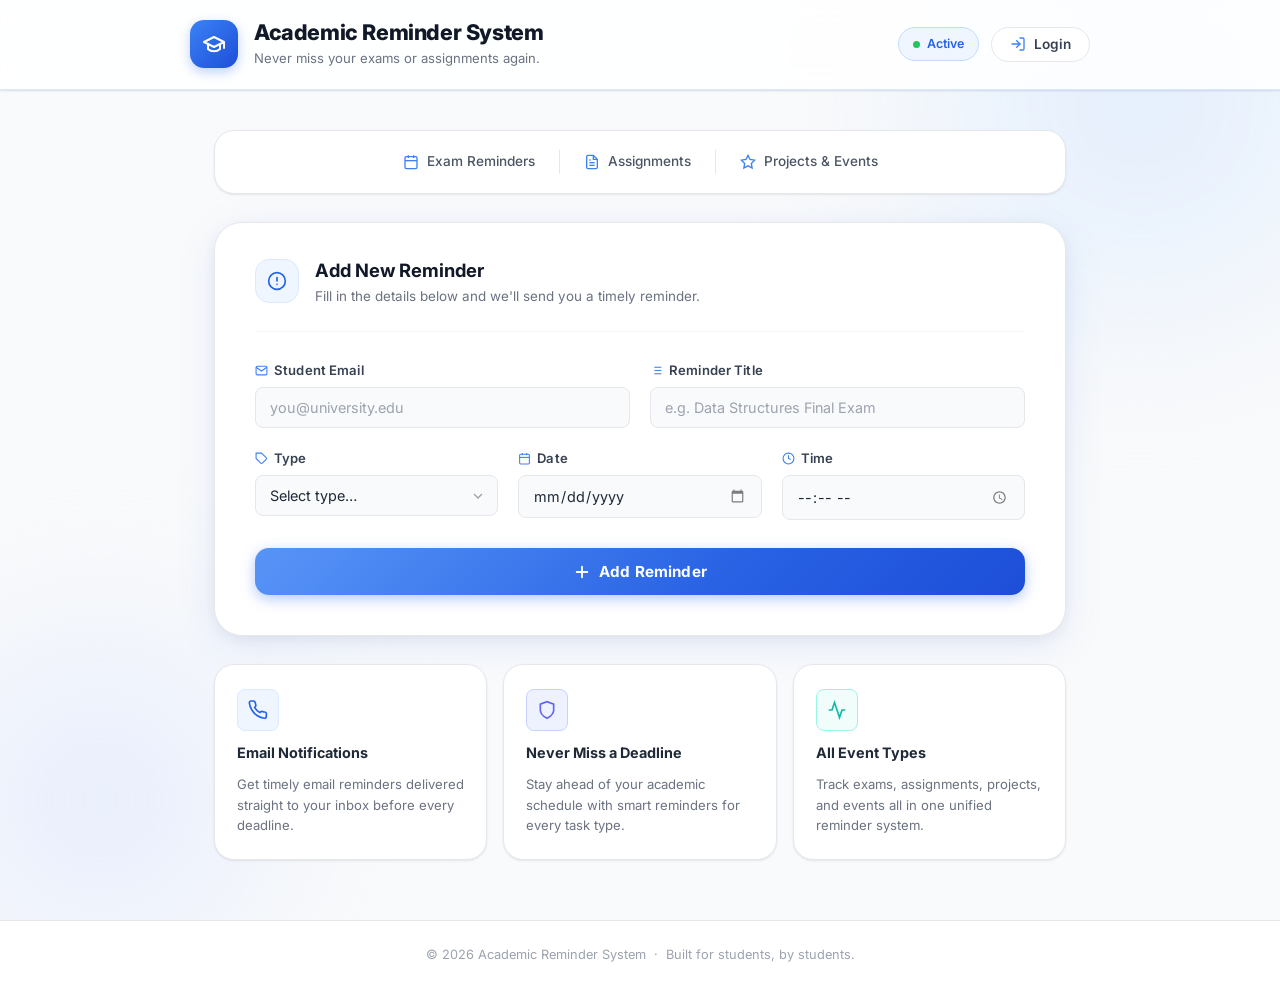
<file: academic-reminder-system/frontend/index.html>
<!DOCTYPE html>
<html lang="en">

<head>
  <meta charset="UTF-8" />
  <meta name="viewport" content="width=device-width, initial-scale=1.0" />
  <title>Academic Reminder System</title>
  <meta name="description"
    content="Academic Reminder System – Never miss your exams or assignments again. Add reminders for exams, assignments, projects, and events." />
  <link rel="preconnect" href="https://fonts.googleapis.com" />
  <link rel="preconnect" href="https://fonts.gstatic.com" crossorigin />
  <link href="https://fonts.googleapis.com/css2?family=Inter:wght@300;400;500;600;700;800&display=swap"
    rel="stylesheet" />
  <link rel="stylesheet" href="style.css" />
</head>

<body>

  <!-- Background decoration -->
  <div class="bg-blob blob-1"></div>
  <div class="bg-blob blob-2"></div>

  <!-- Header -->
  <header class="site-header">
    <div class="header-inner">
      <div class="logo-wrap">
        <div class="logo-icon">
          <svg xmlns="http://www.w3.org/2000/svg" viewBox="0 0 24 24" fill="none" stroke="currentColor" stroke-width="2"
            stroke-linecap="round" stroke-linejoin="round">
            <path d="M22 10v6M2 10l10-5 10 5-10 5z" />
            <path d="M6 12v5c3 3 9 3 12 0v-5" />
          </svg>
        </div>
        <div class="logo-text">
          <h1 class="site-title">Academic Reminder System</h1>
          <p class="site-subtitle">Never miss your exams or assignments again.</p>
        </div>
      </div>
      <div class="header-actions">
        <div class="header-badge">
          <span class="badge-dot"></span>
          <span>Active</span>
        </div>
        <a href="auth.html" class="btn-login">
          <svg xmlns="http://www.w3.org/2000/svg" width="16" height="16" viewBox="0 0 24 24" fill="none"
            stroke="currentColor" stroke-width="2" stroke-linecap="round" stroke-linejoin="round">
            <path d="M15 3h4a2 2 0 0 1 2 2v14a2 2 0 0 1-2 2h-4" />
            <polyline points="10 17 15 12 10 7" />
            <line x1="15" y1="12" x2="3" y2="12" />
          </svg>
          Login
        </a>
      </div>
    </div>
  </header>

  <!-- Main Content -->
  <main class="main-content">

    <!-- Stats Strip -->
    <div class="stats-strip">
      <div class="stat-item">
        <svg xmlns="http://www.w3.org/2000/svg" viewBox="0 0 24 24" fill="none" stroke="currentColor" stroke-width="2">
          <rect x="3" y="4" width="18" height="18" rx="2" ry="2" />
          <line x1="16" y1="2" x2="16" y2="6" />
          <line x1="8" y1="2" x2="8" y2="6" />
          <line x1="3" y1="10" x2="21" y2="10" />
        </svg>
        <span>Exam Reminders</span>
      </div>
      <div class="stat-divider"></div>
      <div class="stat-item">
        <svg xmlns="http://www.w3.org/2000/svg" viewBox="0 0 24 24" fill="none" stroke="currentColor" stroke-width="2">
          <path d="M14 2H6a2 2 0 0 0-2 2v16a2 2 0 0 0 2 2h12a2 2 0 0 0 2-2V8z" />
          <polyline points="14 2 14 8 20 8" />
          <line x1="16" y1="13" x2="8" y2="13" />
          <line x1="16" y1="17" x2="8" y2="17" />
          <polyline points="10 9 9 9 8 9" />
        </svg>
        <span>Assignments</span>
      </div>
      <div class="stat-divider"></div>
      <div class="stat-item">
        <svg xmlns="http://www.w3.org/2000/svg" viewBox="0 0 24 24" fill="none" stroke="currentColor" stroke-width="2">
          <polygon
            points="12 2 15.09 8.26 22 9.27 17 14.14 18.18 21.02 12 17.77 5.82 21.02 7 14.14 2 9.27 8.91 8.26 12 2" />
        </svg>
        <span>Projects & Events</span>
      </div>
    </div>

    <!-- Form Card -->
    <div class="card form-card">
      <div class="card-header">
        <div class="card-header-icon">
          <svg xmlns="http://www.w3.org/2000/svg" viewBox="0 0 24 24" fill="none" stroke="currentColor" stroke-width="2"
            stroke-linecap="round" stroke-linejoin="round">
            <circle cx="12" cy="12" r="10" />
            <line x1="12" y1="8" x2="12" y2="12" />
            <line x1="12" y1="16" x2="12.01" y2="16" />
          </svg>
        </div>
        <div>
          <h2 class="card-title">Add New Reminder</h2>
          <p class="card-desc">Fill in the details below and we'll send you a timely reminder.</p>
        </div>
      </div>

      <!-- Success Message -->
      <div class="success-banner" id="successBanner" aria-live="polite">
        <div class="success-icon">
          <svg xmlns="http://www.w3.org/2000/svg" viewBox="0 0 24 24" fill="none" stroke="currentColor"
            stroke-width="2.5" stroke-linecap="round" stroke-linejoin="round">
            <polyline points="20 6 9 17 4 12" />
          </svg>
        </div>
        <div class="success-text">
          <strong>Reminder Added Successfully!</strong>
          <span>You'll receive a notification before your deadline.</span>
        </div>
      </div>

      <!-- Form -->
      <form id="reminderForm" novalidate>

        <div class="form-row two-col">
          <!-- Student Email -->
          <div class="form-group">
            <label for="studentEmail" class="form-label">
              <svg xmlns="http://www.w3.org/2000/svg" viewBox="0 0 24 24" fill="none" stroke="currentColor"
                stroke-width="2">
                <path d="M4 4h16c1.1 0 2 .9 2 2v12c0 1.1-.9 2-2 2H4c-1.1 0-2-.9-2-2V6c0-1.1.9-2 2-2z" />
                <polyline points="22,6 12,13 2,6" />
              </svg>
              Student Email
            </label>
            <div class="input-wrap">
              <input type="email" id="studentEmail" name="studentEmail" class="form-input"
                placeholder="you@university.edu" required autocomplete="email" />
            </div>
            <span class="field-error" id="emailError">Please enter a valid email address.</span>
          </div>

          <!-- Title -->
          <div class="form-group">
            <label for="reminderTitle" class="form-label">
              <svg xmlns="http://www.w3.org/2000/svg" viewBox="0 0 24 24" fill="none" stroke="currentColor"
                stroke-width="2">
                <line x1="8" y1="6" x2="21" y2="6" />
                <line x1="8" y1="12" x2="21" y2="12" />
                <line x1="8" y1="18" x2="21" y2="18" />
                <line x1="3" y1="6" x2="3.01" y2="6" />
                <line x1="3" y1="12" x2="3.01" y2="12" />
                <line x1="3" y1="18" x2="3.01" y2="18" />
              </svg>
              Reminder Title
            </label>
            <div class="input-wrap">
              <input type="text" id="reminderTitle" name="reminderTitle" class="form-input"
                placeholder="e.g. Data Structures Final Exam" required />
            </div>
            <span class="field-error" id="titleError">Please enter a title.</span>
          </div>
        </div>

        <div class="form-row three-col">
          <!-- Type -->
          <div class="form-group">
            <label for="reminderType" class="form-label">
              <svg xmlns="http://www.w3.org/2000/svg" viewBox="0 0 24 24" fill="none" stroke="currentColor"
                stroke-width="2">
                <path d="M20.59 13.41l-7.17 7.17a2 2 0 0 1-2.83 0L2 12V2h10l8.59 8.59a2 2 0 0 1 0 2.82z" />
                <line x1="7" y1="7" x2="7.01" y2="7" />
              </svg>
              Type
            </label>
            <div class="input-wrap select-wrap">
              <select id="reminderType" name="reminderType" class="form-input form-select" required>
                <option value="" disabled selected>Select type…</option>
                <option value="Exam">📝 Exam</option>
                <option value="Assignment">📄 Assignment</option>
                <option value="Project">🚀 Project</option>
                <option value="Event">🎉 Event</option>
              </select>
              <svg class="select-arrow" xmlns="http://www.w3.org/2000/svg" viewBox="0 0 24 24" fill="none"
                stroke="currentColor" stroke-width="2">
                <polyline points="6 9 12 15 18 9" />
              </svg>
            </div>
            <span class="field-error" id="typeError">Please select a type.</span>
          </div>

          <!-- Date -->
          <div class="form-group">
            <label for="reminderDate" class="form-label">
              <svg xmlns="http://www.w3.org/2000/svg" viewBox="0 0 24 24" fill="none" stroke="currentColor"
                stroke-width="2">
                <rect x="3" y="4" width="18" height="18" rx="2" ry="2" />
                <line x1="16" y1="2" x2="16" y2="6" />
                <line x1="8" y1="2" x2="8" y2="6" />
                <line x1="3" y1="10" x2="21" y2="10" />
              </svg>
              Date
            </label>
            <div class="input-wrap">
              <input type="date" id="reminderDate" name="reminderDate" class="form-input" required />
            </div>
            <span class="field-error" id="dateError">Please select a date.</span>
          </div>

          <!-- Time -->
          <div class="form-group">
            <label for="reminderTime" class="form-label">
              <svg xmlns="http://www.w3.org/2000/svg" viewBox="0 0 24 24" fill="none" stroke="currentColor"
                stroke-width="2">
                <circle cx="12" cy="12" r="10" />
                <polyline points="12 6 12 12 16 14" />
              </svg>
              Time
            </label>
            <div class="input-wrap">
              <input type="time" id="reminderTime" name="reminderTime" class="form-input" required />
            </div>
            <span class="field-error" id="timeError">Please select a time.</span>
          </div>
        </div>

        <!-- Submit Button -->
        <button type="submit" class="btn-submit" id="submitBtn">
          <span class="btn-label">
            <svg xmlns="http://www.w3.org/2000/svg" viewBox="0 0 24 24" fill="none" stroke="currentColor"
              stroke-width="2.5" stroke-linecap="round" stroke-linejoin="round">
              <line x1="12" y1="5" x2="12" y2="19" />
              <line x1="5" y1="12" x2="19" y2="12" />
            </svg>
            Add Reminder
          </span>
          <span class="btn-spinner" id="btnSpinner" aria-hidden="true">
            <svg class="spinner-svg" xmlns="http://www.w3.org/2000/svg" viewBox="0 0 24 24" fill="none"
              stroke="currentColor" stroke-width="2.5">
              <path d="M12 2a10 10 0 1 0 10 10" stroke-linecap="round" />
            </svg>
            Sending…
          </span>
        </button>

      </form>
    </div>

    <!-- Info Cards -->
    <div class="info-grid">
      <div class="info-card">
        <div class="info-card-icon blue">
          <svg xmlns="http://www.w3.org/2000/svg" viewBox="0 0 24 24" fill="none" stroke="currentColor"
            stroke-width="2">
            <path
              d="M22 16.92v3a2 2 0 0 1-2.18 2 19.79 19.79 0 0 1-8.63-3.07A19.5 19.5 0 0 1 4.69 12 19.79 19.79 0 0 1 1.61 3.41 2 2 0 0 1 3.6 1.22h3a2 2 0 0 1 2 1.72c.127.96.361 1.903.7 2.81a2 2 0 0 1-.45 2.11L7.91 8.81a16 16 0 0 0 6.29 6.29l.95-.95a2 2 0 0 1 2.11-.45c.907.339 1.85.573 2.81.7A2 2 0 0 1 22 16.92z" />
          </svg>
        </div>
        <h3>Email Notifications</h3>
        <p>Get timely email reminders delivered straight to your inbox before every deadline.</p>
      </div>
      <div class="info-card">
        <div class="info-card-icon indigo">
          <svg xmlns="http://www.w3.org/2000/svg" viewBox="0 0 24 24" fill="none" stroke="currentColor"
            stroke-width="2">
            <path d="M12 22s8-4 8-10V5l-8-3-8 3v7c0 6 8 10 8 10z" />
          </svg>
        </div>
        <h3>Never Miss a Deadline</h3>
        <p>Stay ahead of your academic schedule with smart reminders for every task type.</p>
      </div>
      <div class="info-card">
        <div class="info-card-icon teal">
          <svg xmlns="http://www.w3.org/2000/svg" viewBox="0 0 24 24" fill="none" stroke="currentColor"
            stroke-width="2">
            <polyline points="22 12 18 12 15 21 9 3 6 12 2 12" />
          </svg>
        </div>
        <h3>All Event Types</h3>
        <p>Track exams, assignments, projects, and events all in one unified reminder system.</p>
      </div>
    </div>

  </main>

  <!-- Footer -->
  <footer class="site-footer">
    <p>© 2026 Academic Reminder System &nbsp;·&nbsp; Built for students, by students.</p>
  </footer>

  <script src="app.js"></script>
</body>

</html>
</file>
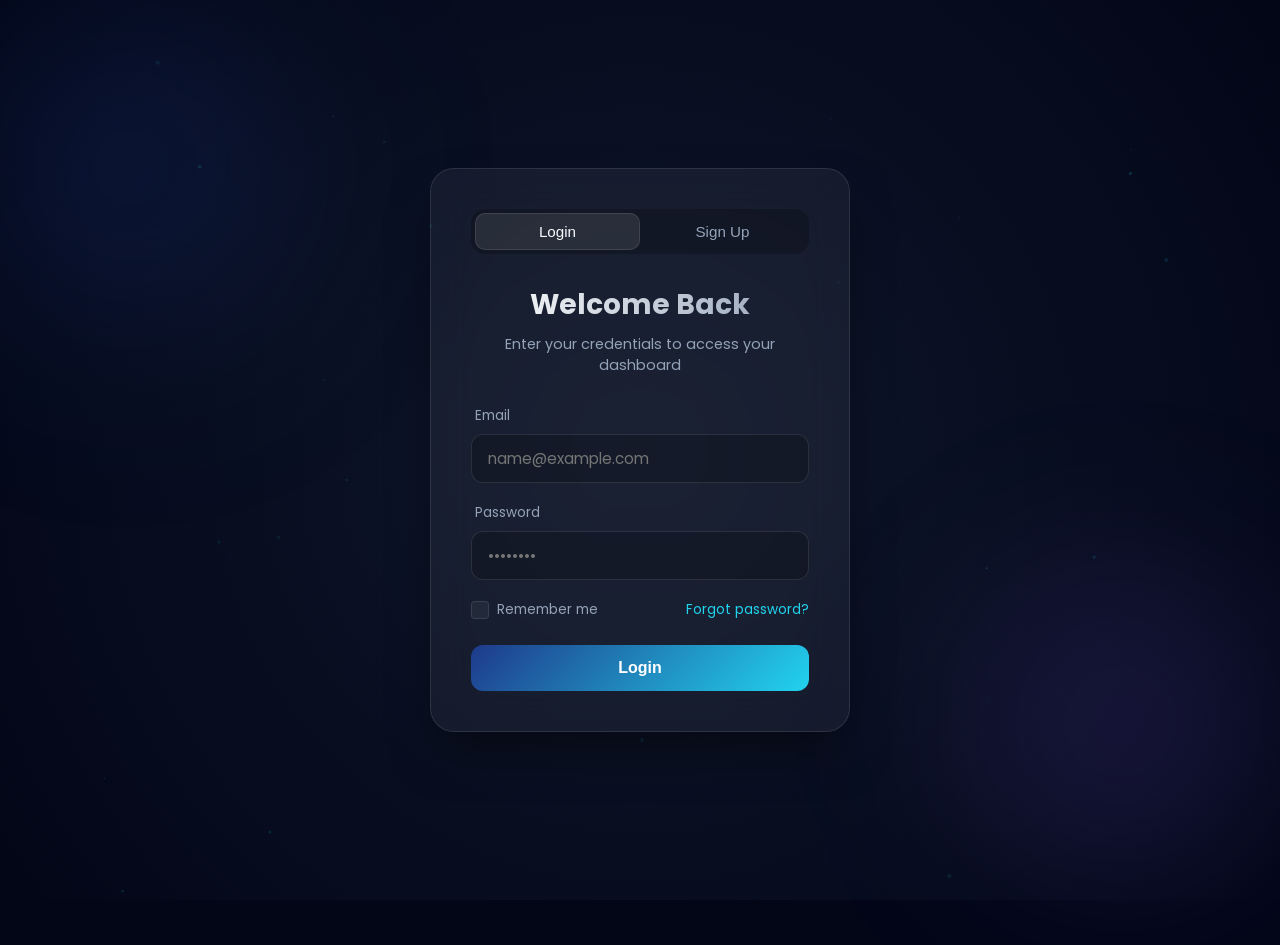
<file: academic-reminder-system/frontend/auth.html>
<!DOCTYPE html>
<html lang="en">

<head>
    <meta charset="UTF-8">
    <meta name="viewport" content="width=device-width, initial-scale=1.0">
    <title>Auth | Anti-Gravity System</title>
    <!-- Google Fonts: Poppins -->
    <link href="https://fonts.googleapis.com/css2?family=Poppins:wght@300;400;500;600;700&display=swap"
        rel="stylesheet">
    <link rel="stylesheet" href="auth.css">
</head>

<body>
    <!-- Background Elements -->
    <div class="bg-glow-1"></div>
    <div class="bg-glow-2"></div>
    <div class="particles" id="particles"></div>

    <div class="container">
        <div class="auth-card" id="authCard">
            <!-- Toggle Tabs -->
            <div class="tabs">
                <div class="tab-slider"></div>
                <button class="tab active" onclick="switchTab('login')">Login</button>
                <button class="tab" onclick="switchTab('signup')">Sign Up</button>
            </div>

            <!-- Login Form -->
            <div class="form-wrapper" id="loginForm">
                <div class="header">
                    <h1>Welcome Back</h1>
                    <p>Enter your credentials to access your dashboard</p>
                </div>
                <form onsubmit="handleSubmit(event, 'login')">
                    <div class="input-group">
                        <label for="loginEmail">Email</label>
                        <input type="email" id="loginEmail" placeholder="name@example.com" required>
                    </div>
                    <div class="input-group">
                        <label for="loginPassword">Password</label>
                        <input type="password" id="loginPassword" placeholder="••••••••" required>
                    </div>
                    <div class="form-options">
                        <label class="checkbox-container">
                            <input type="checkbox">
                            <span class="checkmark"></span>
                            Remember me
                        </label>
                        <a href="#" class="forgot-link">Forgot password?</a>
                    </div>
                    <button type="submit" class="btn-primary">
                        <span>Login</span>
                        <div class="btn-glow"></div>
                    </button>
                </form>
            </div>

            <!-- Sign Up Form (Hidden by default) -->
            <div class="form-wrapper hidden" id="signupForm">
                <div class="header">
                    <h1>Create Account</h1>
                    <p>Join the future of intelligent organization</p>
                </div>
                <form onsubmit="handleSubmit(event, 'signup')">
                    <div class="input-group">
                        <label for="signupName">Full Name</label>
                        <input type="text" id="signupName" placeholder="John Doe" required>
                    </div>
                    <div class="input-group">
                        <label for="signupEmail">Email</label>
                        <input type="email" id="signupEmail" placeholder="name@example.com" required>
                    </div>
                    <div class="input-group">
                        <label for="signupPassword">Password</label>
                        <input type="password" id="signupPassword" placeholder="••••••••" required>
                    </div>
                    <div class="input-group">
                        <label for="signupConfirm">Confirm Password</label>
                        <input type="password" id="signupConfirm" placeholder="••••••••" required>
                    </div>
                    <button type="submit" class="btn-primary">
                        <span>Sign Up</span>
                        <div class="btn-glow"></div>
                    </button>
                </form>
            </div>
        </div>
    </div>

    <script src="auth.js"></script>
</body>

</html>
</file>
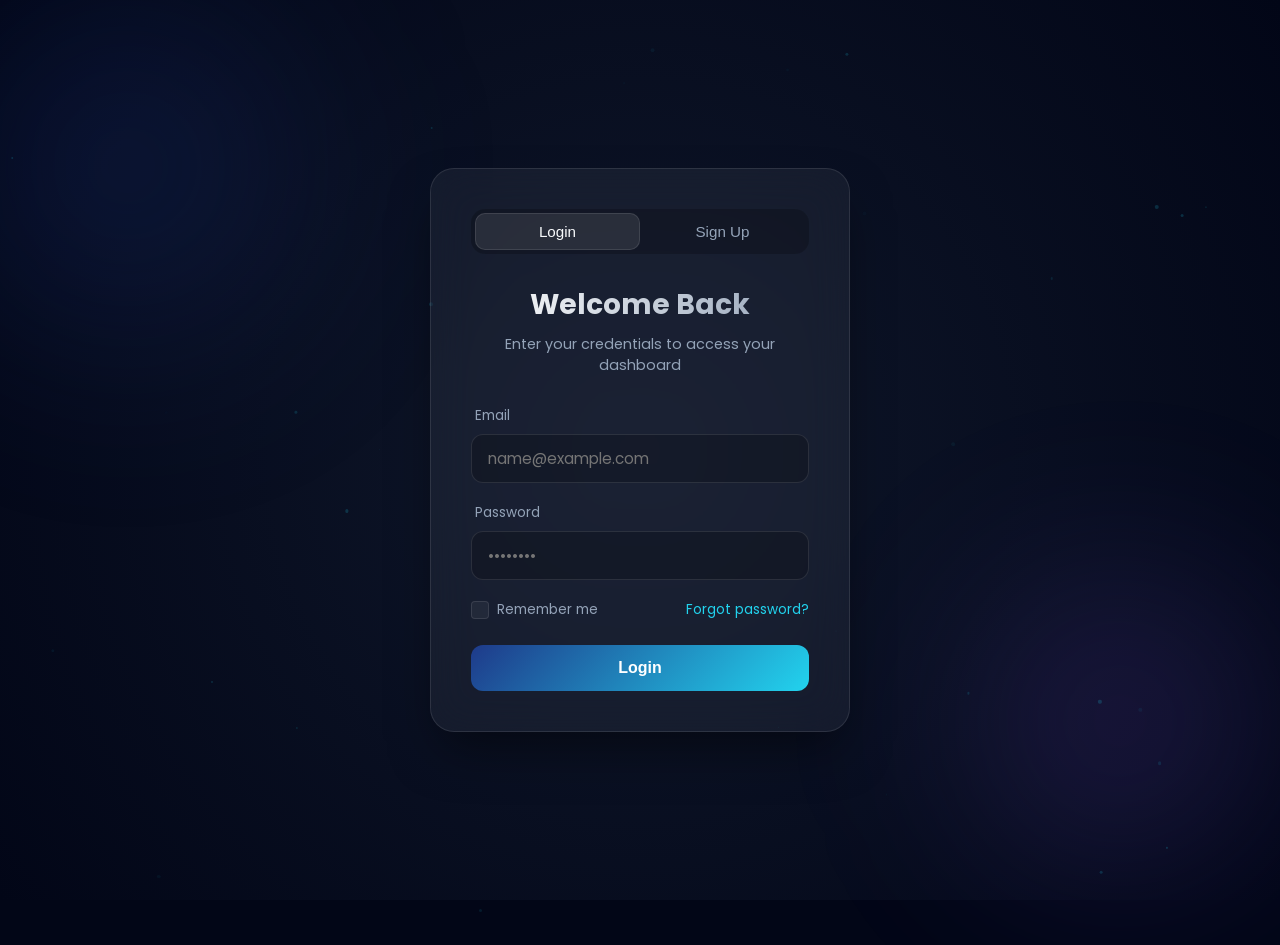
<file: academic-reminder-system/frontend/auth.html.html>
<!DOCTYPE html>
<html lang="en">

<head>
    <meta charset="UTF-8">
    <meta name="viewport" content="width=device-width, initial-scale=1.0">
    <title>Auth | Anti-Gravity System</title>
    <!-- Google Fonts: Poppins -->
    <link href="https://fonts.googleapis.com/css2?family=Poppins:wght@300;400;500;600;700&display=swap"
        rel="stylesheet">
    <link rel="stylesheet" href="auth.css">
</head>

<body>
    <!-- Background Elements -->
    <div class="bg-glow-1"></div>
    <div class="bg-glow-2"></div>
    <div class="particles" id="particles"></div>

    <div class="container">
        <div class="auth-card" id="authCard">
            <!-- Toggle Tabs -->
            <div class="tabs">
                <div class="tab-slider"></div>
                <button class="tab active" onclick="switchTab('login')">Login</button>
                <button class="tab" onclick="switchTab('signup')">Sign Up</button>
            </div>

            <!-- Login Form -->
            <div class="form-wrapper" id="loginForm">
                <div class="header">
                    <h1>Welcome Back</h1>
                    <p>Enter your credentials to access your dashboard</p>
                </div>
                <form onsubmit="handleSubmit(event, 'login')">
                    <div class="input-group">
                        <label for="loginEmail">Email</label>
                        <input type="email" id="loginEmail" placeholder="name@example.com" required>
                    </div>
                    <div class="input-group">
                        <label for="loginPassword">Password</label>
                        <input type="password" id="loginPassword" placeholder="••••••••" required>
                    </div>
                    <div class="form-options">
                        <label class="checkbox-container">
                            <input type="checkbox">
                            <span class="checkmark"></span>
                            Remember me
                        </label>
                        <a href="#" class="forgot-link">Forgot password?</a>
                    </div>
                    <button type="submit" class="btn-primary">
                        <span>Login</span>
                        <div class="btn-glow"></div>
                    </button>
                </form>
            </div>

            <!-- Sign Up Form (Hidden by default) -->
            <div class="form-wrapper hidden" id="signupForm">
                <div class="header">
                    <h1>Create Account</h1>
                    <p>Join the future of intelligent organization</p>
                </div>
                <form onsubmit="handleSubmit(event, 'signup')">
                    <div class="input-group">
                        <label for="signupName">Full Name</label>
                        <input type="text" id="signupName" placeholder="John Doe" required>
                    </div>
                    <div class="input-group">
                        <label for="signupEmail">Email</label>
                        <input type="email" id="signupEmail" placeholder="name@example.com" required>
                    </div>
                    <div class="input-group">
                        <label for="signupPassword">Password</label>
                        <input type="password" id="signupPassword" placeholder="••••••••" required>
                    </div>
                    <div class="input-group">
                        <label for="signupConfirm">Confirm Password</label>
                        <input type="password" id="signupConfirm" placeholder="••••••••" required>
                    </div>
                    <button type="submit" class="btn-primary">
                        <span>Sign Up</span>
                        <div class="btn-glow"></div>
                    </button>
                </form>
            </div>
        </div>
    </div>

    <script src="auth.js"></script>
</body>

</html>
</file>
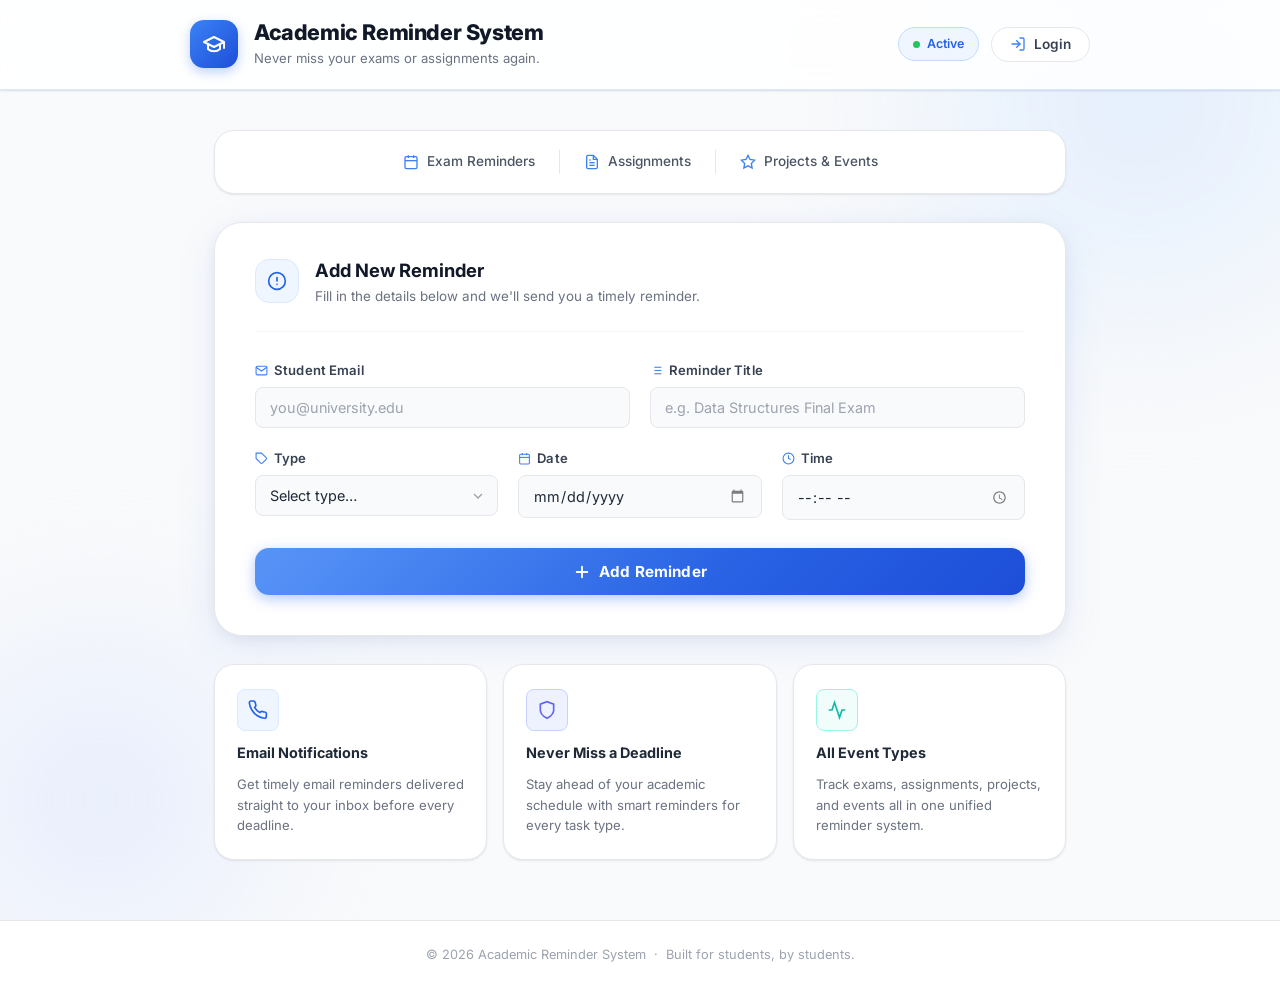
<file: academic-reminder-system/frontend/index.html.html>
<!DOCTYPE html>
<html lang="en">

<head>
  <meta charset="UTF-8" />
  <meta name="viewport" content="width=device-width, initial-scale=1.0" />
  <title>Academic Reminder System</title>
  <meta name="description"
    content="Academic Reminder System – Never miss your exams or assignments again. Add reminders for exams, assignments, projects, and events." />
  <link rel="preconnect" href="https://fonts.googleapis.com" />
  <link rel="preconnect" href="https://fonts.gstatic.com" crossorigin />
  <link href="https://fonts.googleapis.com/css2?family=Inter:wght@300;400;500;600;700;800&display=swap"
    rel="stylesheet" />
  <link rel="stylesheet" href="style.css" />
</head>

<body>

  <!-- Background decoration -->
  <div class="bg-blob blob-1"></div>
  <div class="bg-blob blob-2"></div>

  <!-- Header -->
  <header class="site-header">
    <div class="header-inner">
      <div class="logo-wrap">
        <div class="logo-icon">
          <svg xmlns="http://www.w3.org/2000/svg" viewBox="0 0 24 24" fill="none" stroke="currentColor" stroke-width="2"
            stroke-linecap="round" stroke-linejoin="round">
            <path d="M22 10v6M2 10l10-5 10 5-10 5z" />
            <path d="M6 12v5c3 3 9 3 12 0v-5" />
          </svg>
        </div>
        <div class="logo-text">
          <h1 class="site-title">Academic Reminder System</h1>
          <p class="site-subtitle">Never miss your exams or assignments again.</p>
        </div>
      </div>
      <div class="header-actions">
        <div class="header-badge">
          <span class="badge-dot"></span>
          <span>Active</span>
        </div>
        <a href="auth.html" class="btn-login">
          <svg xmlns="http://www.w3.org/2000/svg" width="16" height="16" viewBox="0 0 24 24" fill="none"
            stroke="currentColor" stroke-width="2" stroke-linecap="round" stroke-linejoin="round">
            <path d="M15 3h4a2 2 0 0 1 2 2v14a2 2 0 0 1-2 2h-4" />
            <polyline points="10 17 15 12 10 7" />
            <line x1="15" y1="12" x2="3" y2="12" />
          </svg>
          Login
        </a>
      </div>
    </div>
  </header>

  <!-- Main Content -->
  <main class="main-content">

    <!-- Stats Strip -->
    <div class="stats-strip">
      <div class="stat-item">
        <svg xmlns="http://www.w3.org/2000/svg" viewBox="0 0 24 24" fill="none" stroke="currentColor" stroke-width="2">
          <rect x="3" y="4" width="18" height="18" rx="2" ry="2" />
          <line x1="16" y1="2" x2="16" y2="6" />
          <line x1="8" y1="2" x2="8" y2="6" />
          <line x1="3" y1="10" x2="21" y2="10" />
        </svg>
        <span>Exam Reminders</span>
      </div>
      <div class="stat-divider"></div>
      <div class="stat-item">
        <svg xmlns="http://www.w3.org/2000/svg" viewBox="0 0 24 24" fill="none" stroke="currentColor" stroke-width="2">
          <path d="M14 2H6a2 2 0 0 0-2 2v16a2 2 0 0 0 2 2h12a2 2 0 0 0 2-2V8z" />
          <polyline points="14 2 14 8 20 8" />
          <line x1="16" y1="13" x2="8" y2="13" />
          <line x1="16" y1="17" x2="8" y2="17" />
          <polyline points="10 9 9 9 8 9" />
        </svg>
        <span>Assignments</span>
      </div>
      <div class="stat-divider"></div>
      <div class="stat-item">
        <svg xmlns="http://www.w3.org/2000/svg" viewBox="0 0 24 24" fill="none" stroke="currentColor" stroke-width="2">
          <polygon
            points="12 2 15.09 8.26 22 9.27 17 14.14 18.18 21.02 12 17.77 5.82 21.02 7 14.14 2 9.27 8.91 8.26 12 2" />
        </svg>
        <span>Projects & Events</span>
      </div>
    </div>

    <!-- Form Card -->
    <div class="card form-card">
      <div class="card-header">
        <div class="card-header-icon">
          <svg xmlns="http://www.w3.org/2000/svg" viewBox="0 0 24 24" fill="none" stroke="currentColor" stroke-width="2"
            stroke-linecap="round" stroke-linejoin="round">
            <circle cx="12" cy="12" r="10" />
            <line x1="12" y1="8" x2="12" y2="12" />
            <line x1="12" y1="16" x2="12.01" y2="16" />
          </svg>
        </div>
        <div>
          <h2 class="card-title">Add New Reminder</h2>
          <p class="card-desc">Fill in the details below and we'll send you a timely reminder.</p>
        </div>
      </div>

      <!-- Success Message -->
      <div class="success-banner" id="successBanner" aria-live="polite">
        <div class="success-icon">
          <svg xmlns="http://www.w3.org/2000/svg" viewBox="0 0 24 24" fill="none" stroke="currentColor"
            stroke-width="2.5" stroke-linecap="round" stroke-linejoin="round">
            <polyline points="20 6 9 17 4 12" />
          </svg>
        </div>
        <div class="success-text">
          <strong>Reminder Added Successfully!</strong>
          <span>You'll receive a notification before your deadline.</span>
        </div>
      </div>

      <!-- Form -->
      <form id="reminderForm" novalidate>

        <div class="form-row two-col">
          <!-- Student Email -->
          <div class="form-group">
            <label for="studentEmail" class="form-label">
              <svg xmlns="http://www.w3.org/2000/svg" viewBox="0 0 24 24" fill="none" stroke="currentColor"
                stroke-width="2">
                <path d="M4 4h16c1.1 0 2 .9 2 2v12c0 1.1-.9 2-2 2H4c-1.1 0-2-.9-2-2V6c0-1.1.9-2 2-2z" />
                <polyline points="22,6 12,13 2,6" />
              </svg>
              Student Email
            </label>
            <div class="input-wrap">
              <input type="email" id="studentEmail" name="studentEmail" class="form-input"
                placeholder="you@university.edu" required autocomplete="email" />
            </div>
            <span class="field-error" id="emailError">Please enter a valid email address.</span>
          </div>

          <!-- Title -->
          <div class="form-group">
            <label for="reminderTitle" class="form-label">
              <svg xmlns="http://www.w3.org/2000/svg" viewBox="0 0 24 24" fill="none" stroke="currentColor"
                stroke-width="2">
                <line x1="8" y1="6" x2="21" y2="6" />
                <line x1="8" y1="12" x2="21" y2="12" />
                <line x1="8" y1="18" x2="21" y2="18" />
                <line x1="3" y1="6" x2="3.01" y2="6" />
                <line x1="3" y1="12" x2="3.01" y2="12" />
                <line x1="3" y1="18" x2="3.01" y2="18" />
              </svg>
              Reminder Title
            </label>
            <div class="input-wrap">
              <input type="text" id="reminderTitle" name="reminderTitle" class="form-input"
                placeholder="e.g. Data Structures Final Exam" required />
            </div>
            <span class="field-error" id="titleError">Please enter a title.</span>
          </div>
        </div>

        <div class="form-row three-col">
          <!-- Type -->
          <div class="form-group">
            <label for="reminderType" class="form-label">
              <svg xmlns="http://www.w3.org/2000/svg" viewBox="0 0 24 24" fill="none" stroke="currentColor"
                stroke-width="2">
                <path d="M20.59 13.41l-7.17 7.17a2 2 0 0 1-2.83 0L2 12V2h10l8.59 8.59a2 2 0 0 1 0 2.82z" />
                <line x1="7" y1="7" x2="7.01" y2="7" />
              </svg>
              Type
            </label>
            <div class="input-wrap select-wrap">
              <select id="reminderType" name="reminderType" class="form-input form-select" required>
                <option value="" disabled selected>Select type…</option>
                <option value="Exam">📝 Exam</option>
                <option value="Assignment">📄 Assignment</option>
                <option value="Project">🚀 Project</option>
                <option value="Event">🎉 Event</option>
              </select>
              <svg class="select-arrow" xmlns="http://www.w3.org/2000/svg" viewBox="0 0 24 24" fill="none"
                stroke="currentColor" stroke-width="2">
                <polyline points="6 9 12 15 18 9" />
              </svg>
            </div>
            <span class="field-error" id="typeError">Please select a type.</span>
          </div>

          <!-- Date -->
          <div class="form-group">
            <label for="reminderDate" class="form-label">
              <svg xmlns="http://www.w3.org/2000/svg" viewBox="0 0 24 24" fill="none" stroke="currentColor"
                stroke-width="2">
                <rect x="3" y="4" width="18" height="18" rx="2" ry="2" />
                <line x1="16" y1="2" x2="16" y2="6" />
                <line x1="8" y1="2" x2="8" y2="6" />
                <line x1="3" y1="10" x2="21" y2="10" />
              </svg>
              Date
            </label>
            <div class="input-wrap">
              <input type="date" id="reminderDate" name="reminderDate" class="form-input" required />
            </div>
            <span class="field-error" id="dateError">Please select a date.</span>
          </div>

          <!-- Time -->
          <div class="form-group">
            <label for="reminderTime" class="form-label">
              <svg xmlns="http://www.w3.org/2000/svg" viewBox="0 0 24 24" fill="none" stroke="currentColor"
                stroke-width="2">
                <circle cx="12" cy="12" r="10" />
                <polyline points="12 6 12 12 16 14" />
              </svg>
              Time
            </label>
            <div class="input-wrap">
              <input type="time" id="reminderTime" name="reminderTime" class="form-input" required />
            </div>
            <span class="field-error" id="timeError">Please select a time.</span>
          </div>
        </div>

        <!-- Submit Button -->
        <button type="submit" class="btn-submit" id="submitBtn">
          <span class="btn-label">
            <svg xmlns="http://www.w3.org/2000/svg" viewBox="0 0 24 24" fill="none" stroke="currentColor"
              stroke-width="2.5" stroke-linecap="round" stroke-linejoin="round">
              <line x1="12" y1="5" x2="12" y2="19" />
              <line x1="5" y1="12" x2="19" y2="12" />
            </svg>
            Add Reminder
          </span>
          <span class="btn-spinner" id="btnSpinner" aria-hidden="true">
            <svg class="spinner-svg" xmlns="http://www.w3.org/2000/svg" viewBox="0 0 24 24" fill="none"
              stroke="currentColor" stroke-width="2.5">
              <path d="M12 2a10 10 0 1 0 10 10" stroke-linecap="round" />
            </svg>
            Sending…
          </span>
        </button>

      </form>
    </div>

    <!-- Info Cards -->
    <div class="info-grid">
      <div class="info-card">
        <div class="info-card-icon blue">
          <svg xmlns="http://www.w3.org/2000/svg" viewBox="0 0 24 24" fill="none" stroke="currentColor"
            stroke-width="2">
            <path
              d="M22 16.92v3a2 2 0 0 1-2.18 2 19.79 19.79 0 0 1-8.63-3.07A19.5 19.5 0 0 1 4.69 12 19.79 19.79 0 0 1 1.61 3.41 2 2 0 0 1 3.6 1.22h3a2 2 0 0 1 2 1.72c.127.96.361 1.903.7 2.81a2 2 0 0 1-.45 2.11L7.91 8.81a16 16 0 0 0 6.29 6.29l.95-.95a2 2 0 0 1 2.11-.45c.907.339 1.85.573 2.81.7A2 2 0 0 1 22 16.92z" />
          </svg>
        </div>
        <h3>Email Notifications</h3>
        <p>Get timely email reminders delivered straight to your inbox before every deadline.</p>
      </div>
      <div class="info-card">
        <div class="info-card-icon indigo">
          <svg xmlns="http://www.w3.org/2000/svg" viewBox="0 0 24 24" fill="none" stroke="currentColor"
            stroke-width="2">
            <path d="M12 22s8-4 8-10V5l-8-3-8 3v7c0 6 8 10 8 10z" />
          </svg>
        </div>
        <h3>Never Miss a Deadline</h3>
        <p>Stay ahead of your academic schedule with smart reminders for every task type.</p>
      </div>
      <div class="info-card">
        <div class="info-card-icon teal">
          <svg xmlns="http://www.w3.org/2000/svg" viewBox="0 0 24 24" fill="none" stroke="currentColor"
            stroke-width="2">
            <polyline points="22 12 18 12 15 21 9 3 6 12 2 12" />
          </svg>
        </div>
        <h3>All Event Types</h3>
        <p>Track exams, assignments, projects, and events all in one unified reminder system.</p>
      </div>
    </div>

  </main>

  <!-- Footer -->
  <footer class="site-footer">
    <p>© 2026 Academic Reminder System &nbsp;·&nbsp; Built for students, by students.</p>
  </footer>

  <script src="app.js"></script>
</body>

</html>
</file>
<file: academic-reminder-system/frontend/style.css>
/* ============================================================
   ACADEMIC REMINDER SYSTEM – style.css
   Design: Clean, modern, white + soft blue palette
   ============================================================ */

/* ---------- CSS Variables ---------- */
:root {
  --blue-50: #eff6ff;
  --blue-100: #dbeafe;
  --blue-200: #bfdbfe;
  --blue-400: #60a5fa;
  --blue-500: #3b82f6;
  --blue-600: #2563eb;
  --blue-700: #1d4ed8;
  --indigo-500: #6366f1;
  --teal-500: #14b8a6;
  --gray-50: #f9fafb;
  --gray-100: #f3f4f6;
  --gray-200: #e5e7eb;
  --gray-300: #d1d5db;
  --gray-400: #9ca3af;
  --gray-500: #6b7280;
  --gray-700: #374151;
  --gray-800: #1f2937;
  --gray-900: #111827;
  --white: #ffffff;
  --success-bg: #ecfdf5;
  --success-border: #6ee7b7;
  --success-text: #065f46;
  --error-color: #ef4444;

  --radius-sm: 8px;
  --radius-md: 14px;
  --radius-lg: 20px;
  --radius-xl: 28px;

  --shadow-sm: 0 1px 3px rgba(0, 0, 0, .06), 0 1px 2px rgba(0, 0, 0, .04);
  --shadow-md: 0 4px 16px rgba(0, 0, 0, .07), 0 2px 6px rgba(0, 0, 0, .04);
  --shadow-lg: 0 10px 40px rgba(37, 99, 235, .10), 0 4px 16px rgba(0, 0, 0, .06);
  --shadow-btn: 0 4px 14px rgba(37, 99, 235, .35);

  --transition: 0.22s cubic-bezier(.4, 0, .2, 1);
}

/* ---------- Reset ---------- */
*,
*::before,
*::after {
  box-sizing: border-box;
  margin: 0;
  padding: 0;
}

html {
  scroll-behavior: smooth;
}

body {
  font-family: 'Inter', system-ui, -apple-system, sans-serif;
  background: var(--gray-50);
  color: var(--gray-800);
  min-height: 100vh;
  line-height: 1.6;
  overflow-x: hidden;
  position: relative;
}

/* ---------- Background Blobs ---------- */
.bg-blob {
  position: fixed;
  border-radius: 50%;
  filter: blur(80px);
  opacity: 0.45;
  pointer-events: none;
  z-index: 0;
}

.blob-1 {
  width: 520px;
  height: 520px;
  background: radial-gradient(circle, #bfdbfe 0%, #eff6ff 70%);
  top: -160px;
  right: -120px;
  animation: floatBlob 12s ease-in-out infinite alternate;
}

.blob-2 {
  width: 400px;
  height: 400px;
  background: radial-gradient(circle, #c7d2fe 0%, #eff6ff 70%);
  bottom: -100px;
  left: -100px;
  animation: floatBlob 15s ease-in-out infinite alternate-reverse;
}

@keyframes floatBlob {
  from {
    transform: translate(0, 0) scale(1);
  }

  to {
    transform: translate(30px, 20px) scale(1.06);
  }
}

/* ---------- Header ---------- */
.site-header {
  position: relative;
  z-index: 10;
  background: rgba(255, 255, 255, 0.85);
  backdrop-filter: blur(16px);
  -webkit-backdrop-filter: blur(16px);
  border-bottom: 1px solid var(--blue-100);
  padding: 0 24px;
  box-shadow: 0 1px 0 rgba(37, 99, 235, .06), var(--shadow-sm);
}

.header-inner {
  max-width: 900px;
  margin: 0 auto;
  display: flex;
  align-items: center;
  justify-content: space-between;
  padding: 20px 0;
  gap: 16px;
}

.logo-wrap {
  display: flex;
  align-items: center;
  gap: 16px;
}

.logo-icon {
  width: 48px;
  height: 48px;
  background: linear-gradient(135deg, var(--blue-500), var(--blue-700));
  border-radius: var(--radius-md);
  display: flex;
  align-items: center;
  justify-content: center;
  color: white;
  flex-shrink: 0;
  box-shadow: 0 4px 12px rgba(37, 99, 235, .3);
}

.logo-icon svg {
  width: 24px;
  height: 24px;
}

.site-title {
  font-size: 1.35rem;
  font-weight: 800;
  color: var(--gray-900);
  letter-spacing: -0.4px;
  line-height: 1.2;
}

.site-subtitle {
  font-size: 0.82rem;
  color: var(--gray-500);
  font-weight: 400;
  margin-top: 2px;
}

.header-actions {
  display: flex;
  align-items: center;
  gap: 12px;
}

.header-badge {
  display: flex;
  align-items: center;
  gap: 7px;
  background: var(--blue-50);
  border: 1px solid var(--blue-200);
  border-radius: 999px;
  padding: 6px 14px;
  font-size: 0.78rem;
  font-weight: 600;
  color: var(--blue-600);
  white-space: nowrap;
}

.btn-login {
  display: flex;
  align-items: center;
  gap: 8px;
  background: white;
  border: 1.5px solid var(--gray-200);
  border-radius: 999px;
  padding: 6px 18px;
  font-size: 0.85rem;
  font-weight: 600;
  color: var(--gray-700);
  text-decoration: none;
  transition: all var(--transition);
}

.btn-login:hover {
  border-color: var(--blue-500);
  color: var(--blue-600);
  background: var(--blue-50);
  transform: translateY(-1px);
  box-shadow: var(--shadow-sm);
}

.btn-login svg {
  color: var(--blue-500);
}

.badge-dot {
  width: 7px;
  height: 7px;
  background: #22c55e;
  border-radius: 50%;
  animation: pulse 2s ease-in-out infinite;
}

@keyframes pulse {

  0%,
  100% {
    opacity: 1;
    transform: scale(1);
  }

  50% {
    opacity: 0.6;
    transform: scale(1.3);
  }
}

/* ---------- Main Content ---------- */
.main-content {
  position: relative;
  z-index: 5;
  max-width: 900px;
  margin: 0 auto;
  padding: 40px 24px 60px;
  display: flex;
  flex-direction: column;
  gap: 28px;
}

/* ---------- Stats Strip ---------- */
.stats-strip {
  display: flex;
  align-items: center;
  justify-content: center;
  gap: 0;
  background: white;
  border: 1px solid var(--gray-200);
  border-radius: var(--radius-lg);
  padding: 16px 28px;
  box-shadow: var(--shadow-sm);
  flex-wrap: wrap;
  gap: 8px;
}

.stat-item {
  display: flex;
  align-items: center;
  gap: 8px;
  font-size: 0.85rem;
  font-weight: 500;
  color: var(--gray-600, #4b5563);
  padding: 4px 16px;
}

.stat-item svg {
  width: 16px;
  height: 16px;
  color: var(--blue-500);
  flex-shrink: 0;
}

.stat-divider {
  width: 1px;
  height: 24px;
  background: var(--gray-200);
}

/* ---------- Card ---------- */
.card {
  background: white;
  border-radius: var(--radius-xl);
  border: 1px solid var(--gray-200);
  box-shadow: var(--shadow-lg);
  overflow: hidden;
}

.form-card {
  padding: 36px 40px 40px;
}

/* ---------- Card Header ---------- */
.card-header {
  display: flex;
  align-items: flex-start;
  gap: 16px;
  margin-bottom: 28px;
  padding-bottom: 24px;
  border-bottom: 1px solid var(--gray-100);
}

.card-header-icon {
  width: 44px;
  height: 44px;
  background: var(--blue-50);
  border: 1px solid var(--blue-100);
  border-radius: var(--radius-md);
  display: flex;
  align-items: center;
  justify-content: center;
  color: var(--blue-600);
  flex-shrink: 0;
}

.card-header-icon svg {
  width: 20px;
  height: 20px;
}

.card-title {
  font-size: 1.15rem;
  font-weight: 700;
  color: var(--gray-900);
  line-height: 1.3;
}

.card-desc {
  font-size: 0.84rem;
  color: var(--gray-500);
  margin-top: 3px;
}

/* ---------- Success Banner ---------- */
.success-banner {
  display: none;
  align-items: center;
  gap: 14px;
  background: var(--success-bg);
  border: 1px solid var(--success-border);
  border-radius: var(--radius-md);
  padding: 16px 20px;
  margin-bottom: 24px;
  animation: slideDown 0.4s cubic-bezier(.4, 0, .2, 1);
}

.success-banner.show {
  display: flex;
}

@keyframes slideDown {
  from {
    opacity: 0;
    transform: translateY(-12px);
  }

  to {
    opacity: 1;
    transform: translateY(0);
  }
}

.success-icon {
  width: 36px;
  height: 36px;
  background: #10b981;
  border-radius: 50%;
  display: flex;
  align-items: center;
  justify-content: center;
  color: white;
  flex-shrink: 0;
}

.success-icon svg {
  width: 18px;
  height: 18px;
}

.success-text {
  display: flex;
  flex-direction: column;
  gap: 2px;
}

.success-text strong {
  font-size: 0.95rem;
  font-weight: 700;
  color: var(--success-text);
}

.success-text span {
  font-size: 0.82rem;
  color: #047857;
}

/* ---------- Form Layout ---------- */
.form-row {
  display: grid;
  gap: 20px;
  margin-bottom: 20px;
}

.two-col {
  grid-template-columns: 1fr 1fr;
}

.three-col {
  grid-template-columns: 1fr 1fr 1fr;
}

/* ---------- Form Group ---------- */
.form-group {
  display: flex;
  flex-direction: column;
  gap: 6px;
}

.form-label {
  display: flex;
  align-items: center;
  gap: 6px;
  font-size: 0.82rem;
  font-weight: 600;
  color: var(--gray-700);
  letter-spacing: 0.01em;
}

.form-label svg {
  width: 13px;
  height: 13px;
  color: var(--blue-500);
  flex-shrink: 0;
}

/* ---------- Input Wrap ---------- */
.input-wrap {
  position: relative;
}

.form-input {
  width: 100%;
  padding: 11px 14px;
  font-family: inherit;
  font-size: 0.9rem;
  font-weight: 400;
  color: var(--gray-800);
  background: var(--gray-50);
  border: 1.5px solid var(--gray-200);
  border-radius: var(--radius-sm);
  outline: none;
  transition: border-color var(--transition), box-shadow var(--transition), background var(--transition);
  -webkit-appearance: none;
  appearance: none;
}

.form-input::placeholder {
  color: var(--gray-400);
}

.form-input:hover {
  border-color: var(--blue-300, #93c5fd);
  background: white;
}

.form-input:focus {
  border-color: var(--blue-500);
  background: white;
  box-shadow: 0 0 0 3px rgba(59, 130, 246, .15);
}

.form-input.error {
  border-color: var(--error-color);
  box-shadow: 0 0 0 3px rgba(239, 68, 68, .12);
}

/* Date & Time inputs */
input[type="date"],
input[type="time"] {
  cursor: pointer;
  color: var(--gray-800);
}

input[type="date"]::-webkit-calendar-picker-indicator,
input[type="time"]::-webkit-calendar-picker-indicator {
  opacity: 0.5;
  cursor: pointer;
}

/* Select */
.select-wrap {
  position: relative;
}

.form-select {
  padding-right: 38px;
  cursor: pointer;
}

.select-arrow {
  position: absolute;
  right: 12px;
  top: 50%;
  transform: translateY(-50%);
  width: 16px;
  height: 16px;
  color: var(--gray-400);
  pointer-events: none;
  transition: transform var(--transition);
}

.form-select:focus+.select-arrow {
  transform: translateY(-50%) rotate(180deg);
  color: var(--blue-500);
}

/* ---------- Field Error ---------- */
.field-error {
  font-size: 0.76rem;
  color: var(--error-color);
  font-weight: 500;
  display: none;
  align-items: center;
  gap: 4px;
  margin-top: 2px;
}

.field-error.show {
  display: flex;
}

/* ---------- Submit Button ---------- */
.btn-submit {
  width: 100%;
  margin-top: 8px;
  padding: 14px 24px;
  background: linear-gradient(135deg, var(--blue-500) 0%, var(--blue-700) 100%);
  color: white;
  font-family: inherit;
  font-size: 0.95rem;
  font-weight: 700;
  border: none;
  border-radius: var(--radius-md);
  cursor: pointer;
  box-shadow: var(--shadow-btn);
  transition: transform var(--transition), box-shadow var(--transition), opacity var(--transition);
  position: relative;
  overflow: hidden;
  letter-spacing: 0.01em;
}

.btn-submit::before {
  content: '';
  position: absolute;
  inset: 0;
  background: linear-gradient(135deg, rgba(255, 255, 255, .15) 0%, transparent 60%);
  pointer-events: none;
}

.btn-submit:hover:not(:disabled) {
  transform: translateY(-2px);
  box-shadow: 0 8px 24px rgba(37, 99, 235, .45);
}

.btn-submit:active:not(:disabled) {
  transform: translateY(0);
  box-shadow: var(--shadow-btn);
}

.btn-submit:disabled {
  opacity: 0.75;
  cursor: not-allowed;
  transform: none;
}

.btn-label,
.btn-spinner {
  display: flex;
  align-items: center;
  justify-content: center;
  gap: 8px;
}

.btn-label svg {
  width: 18px;
  height: 18px;
}

.btn-spinner {
  display: none;
}

.btn-spinner.show {
  display: flex;
}

.btn-label.hide {
  display: none;
}

/* Spinner animation */
.spinner-svg {
  width: 18px;
  height: 18px;
  animation: spin 0.8s linear infinite;
}

@keyframes spin {
  from {
    transform: rotate(0deg);
  }

  to {
    transform: rotate(360deg);
  }
}

/* ---------- Info Grid ---------- */
.info-grid {
  display: grid;
  grid-template-columns: repeat(3, 1fr);
  gap: 16px;
}

.info-card {
  background: white;
  border: 1px solid var(--gray-200);
  border-radius: var(--radius-lg);
  padding: 24px 22px;
  box-shadow: var(--shadow-sm);
  transition: transform var(--transition), box-shadow var(--transition);
  display: flex;
  flex-direction: column;
  gap: 10px;
}

.info-card:hover {
  transform: translateY(-4px);
  box-shadow: var(--shadow-md);
}

.info-card-icon {
  width: 42px;
  height: 42px;
  border-radius: var(--radius-sm);
  display: flex;
  align-items: center;
  justify-content: center;
  flex-shrink: 0;
}

.info-card-icon svg {
  width: 20px;
  height: 20px;
}

.info-card-icon.blue {
  background: var(--blue-50);
  color: var(--blue-600);
  border: 1px solid var(--blue-100);
}

.info-card-icon.indigo {
  background: #eef2ff;
  color: var(--indigo-500);
  border: 1px solid #c7d2fe;
}

.info-card-icon.teal {
  background: #f0fdfa;
  color: var(--teal-500);
  border: 1px solid #99f6e4;
}

.info-card h3 {
  font-size: 0.9rem;
  font-weight: 700;
  color: var(--gray-800);
}

.info-card p {
  font-size: 0.82rem;
  color: var(--gray-500);
  line-height: 1.55;
}

/* ---------- Footer ---------- */
.site-footer {
  position: relative;
  z-index: 5;
  text-align: center;
  padding: 24px;
  font-size: 0.8rem;
  color: var(--gray-400);
  border-top: 1px solid var(--gray-200);
  background: white;
}

/* ============================================================
   RESPONSIVE
   ============================================================ */
@media (max-width: 768px) {
  .form-card {
    padding: 24px 20px 28px;
  }

  .two-col {
    grid-template-columns: 1fr;
  }

  .three-col {
    grid-template-columns: 1fr 1fr;
  }

  .info-grid {
    grid-template-columns: 1fr;
  }

  .site-title {
    font-size: 1.1rem;
  }

  .header-badge {
    display: none;
  }

  .btn-login {
    padding: 6px 14px;
    font-size: 0.8rem;
  }

  .stats-strip {
    padding: 12px 16px;
  }

  .stat-item {
    font-size: 0.78rem;
    padding: 4px 10px;
  }
}

@media (max-width: 480px) {
  .main-content {
    padding: 24px 16px 48px;
    gap: 20px;
  }

  .three-col {
    grid-template-columns: 1fr;
  }

  .logo-icon {
    width: 40px;
    height: 40px;
  }

  .logo-icon svg {
    width: 20px;
    height: 20px;
  }

  .site-title {
    font-size: 1rem;
  }

  .site-subtitle {
    display: none;
  }

  .stats-strip {
    display: none;
  }

  .card-header {
    flex-direction: column;
    gap: 10px;
  }
}
</file>
<file: academic-reminder-system/frontend/auth.css>
:root {
    --primary: #1E3A8A;
    --accent: #22D3EE;
    --secondary-glow: #8B5CF6;
    --bg-dark: #020617;
    --bg-navy: #0f172a;
    --glass-bg: rgba(255, 255, 255, 0.05);
    --glass-border: rgba(255, 255, 255, 0.1);
    --text-main: #f8fafc;
    --text-muted: #94a3b8;
    --font-family: 'Poppins', sans-serif;
}

* {
    margin: 0;
    padding: 0;
    box-sizing: border-box;
}

body {
    font-family: var(--font-family);
    background-color: var(--bg-dark);
    color: var(--text-main);
    overflow: hidden;
    height: 100vh;
    display: flex;
    justify-content: center;
    align-items: center;
}

/* Background Gradients */
body::before {
    content: '';
    position: absolute;
    top: 0;
    left: 0;
    width: 100%;
    height: 100%;
    background: radial-gradient(circle at center, var(--bg-navy) 0%, var(--bg-dark) 100%);
    z-index: -2;
}

.bg-glow-1 {
    position: absolute;
    width: 40vw;
    height: 40vw;
    background: radial-gradient(circle, rgba(30, 58, 138, 0.3) 0%, transparent 70%);
    top: -10%;
    left: -10%;
    filter: blur(80px);
    z-index: -1;
    animation: pulse Glow 15s infinite alternate;
}

.bg-glow-2 {
    position: absolute;
    width: 35vw;
    height: 35vw;
    background: radial-gradient(circle, rgba(139, 92, 246, 0.2) 0%, transparent 70%);
    bottom: -5%;
    right: -5%;
    filter: blur(80px);
    z-index: -1;
    animation: pulseGlow 12s infinite alternate-reverse;
}

@keyframes pulseGlow {
    0% {
        transform: scale(1) translate(0, 0);
    }

    100% {
        transform: scale(1.2) translate(5%, 5%);
    }
}

/* Particles Container */
.particles {
    position: absolute;
    top: 0;
    left: 0;
    width: 100%;
    height: 100%;
    z-index: -1;
    pointer-events: none;
}

.particle {
    position: absolute;
    background: rgba(34, 211, 238, 0.4);
    border-radius: 50%;
    pointer-events: none;
}

/* Layout Container */
.container {
    padding: 20px;
    z-index: 10;
}

/* Auth Card Glassmorphism */
.auth-card {
    width: 100%;
    max-width: 420px;
    background: var(--glass-bg);
    backdrop-filter: blur(20px);
    -webkit-backdrop-filter: blur(20px);
    border: 1px solid var(--glass-border);
    border-radius: 24px;
    padding: 40px;
    box-shadow: 0 25px 50px -12px rgba(0, 0, 0, 0.5);
    animation: float 6s ease-in-out infinite;
    position: relative;
    transition: all 0.5s cubic-bezier(0.4, 0, 0.2, 1);
}

@keyframes float {

    0%,
    100% {
        transform: translateY(0);
    }

    50% {
        transform: translateY(-15px);
    }
}

/* Form Tabs */
.tabs {
    display: flex;
    background: rgba(0, 0, 0, 0.2);
    padding: 4px;
    border-radius: 14px;
    margin-bottom: 30px;
    position: relative;
}

.tab {
    flex: 1;
    border: none;
    background: none;
    color: var(--text-muted);
    padding: 10px;
    font-size: 0.95rem;
    font-weight: 500;
    cursor: pointer;
    z-index: 1;
    transition: color 0.3s;
}

.tab.active {
    color: var(--text-main);
}

.tab-slider {
    position: absolute;
    height: calc(100% - 8px);
    width: calc(50% - 4px);
    background: rgba(255, 255, 255, 0.1);
    border: 1px solid rgba(255, 255, 255, 0.1);
    border-radius: 10px;
    left: 4px;
    transition: transform 0.4s cubic-bezier(0.175, 0.885, 0.32, 1.275);
}

/* Form Content */
.header {
    margin-bottom: 30px;
    text-align: center;
}

.header h1 {
    font-size: 1.75rem;
    font-weight: 700;
    margin-bottom: 8px;
    background: linear-gradient(90deg, #fff, #94a3b8);
    -webkit-background-clip: text;
    -webkit-text-fill-color: transparent;
}

.header p {
    color: var(--text-muted);
    font-size: 0.9rem;
}

.input-group {
    margin-bottom: 20px;
}

.input-group label {
    display: block;
    font-size: 0.85rem;
    margin-bottom: 8px;
    color: var(--text-muted);
    margin-left: 4px;
}

.input-group input {
    width: 100%;
    padding: 12px 16px;
    background: rgba(0, 0, 0, 0.2);
    border: 1px solid var(--glass-border);
    border-radius: 12px;
    color: white;
    font-family: inherit;
    font-size: 0.95rem;
    transition: all 0.3s;
}

.input-group input:focus {
    outline: none;
    border-color: var(--accent);
    box-shadow: 0 0 15px rgba(34, 211, 238, 0.2);
    background: rgba(0, 0, 0, 0.3);
}

/* Form Extras */
.form-options {
    display: flex;
    justify-content: space-between;
    align-items: center;
    margin-bottom: 25px;
    font-size: 0.85rem;
}

.checkbox-container {
    display: flex;
    align-items: center;
    cursor: pointer;
    color: var(--text-muted);
    user-select: none;
}

.checkbox-container input {
    display: none;
}

.checkmark {
    width: 18px;
    height: 18px;
    background: rgba(255, 255, 255, 0.05);
    border: 1px solid var(--glass-border);
    border-radius: 4px;
    margin-right: 8px;
    position: relative;
    transition: all 0.2s;
}

.checkbox-container input:checked~.checkmark {
    background: var(--accent);
    border-color: var(--accent);
}

.checkbox-container input:checked~.checkmark::after {
    content: '✓';
    position: absolute;
    color: black;
    font-weight: bold;
    font-size: 12px;
    top: 50%;
    left: 50%;
    transform: translate(-50%, -50%);
}

.forgot-link {
    color: var(--accent);
    text-decoration: none;
    transition: opacity 0.2s;
}

.forgot-link:hover {
    opacity: 0.8;
}

/* Primary Button */
.btn-primary {
    width: 100%;
    padding: 14px;
    border: none;
    border-radius: 12px;
    background: linear-gradient(135deg, var(--primary) 0%, var(--accent) 100%);
    color: white;
    font-weight: 600;
    font-size: 1rem;
    cursor: pointer;
    position: relative;
    overflow: hidden;
    transition: transform 0.2s, box-shadow 0.3s;
}

.btn-primary:hover {
    transform: scale(1.02);
    box-shadow: 0 10px 25px -5px rgba(34, 211, 238, 0.4);
}

.btn-primary:active {
    transform: scale(0.98);
}

.btn-glow {
    position: absolute;
    top: 0;
    left: -100%;
    width: 100%;
    height: 100%;
    background: linear-gradient(90deg, transparent, rgba(255, 255, 255, 0.2), transparent);
    transition: 0.5s;
}

.btn-primary:hover .btn-glow {
    left: 100%;
}

/* Form Transitions */
.form-wrapper {
    transition: opacity 0.4s, transform 0.4s;
}

.form-wrapper.hidden {
    display: none;
    opacity: 0;
    transform: translateX(20px);
}

/* Animations for Mobile Responsiveness */
@media (max-width: 480px) {
    .auth-card {
        padding: 30px 20px;
        margin: 10px;
    }

    .header h1 {
        font-size: 1.5rem;
    }
}
</file>
